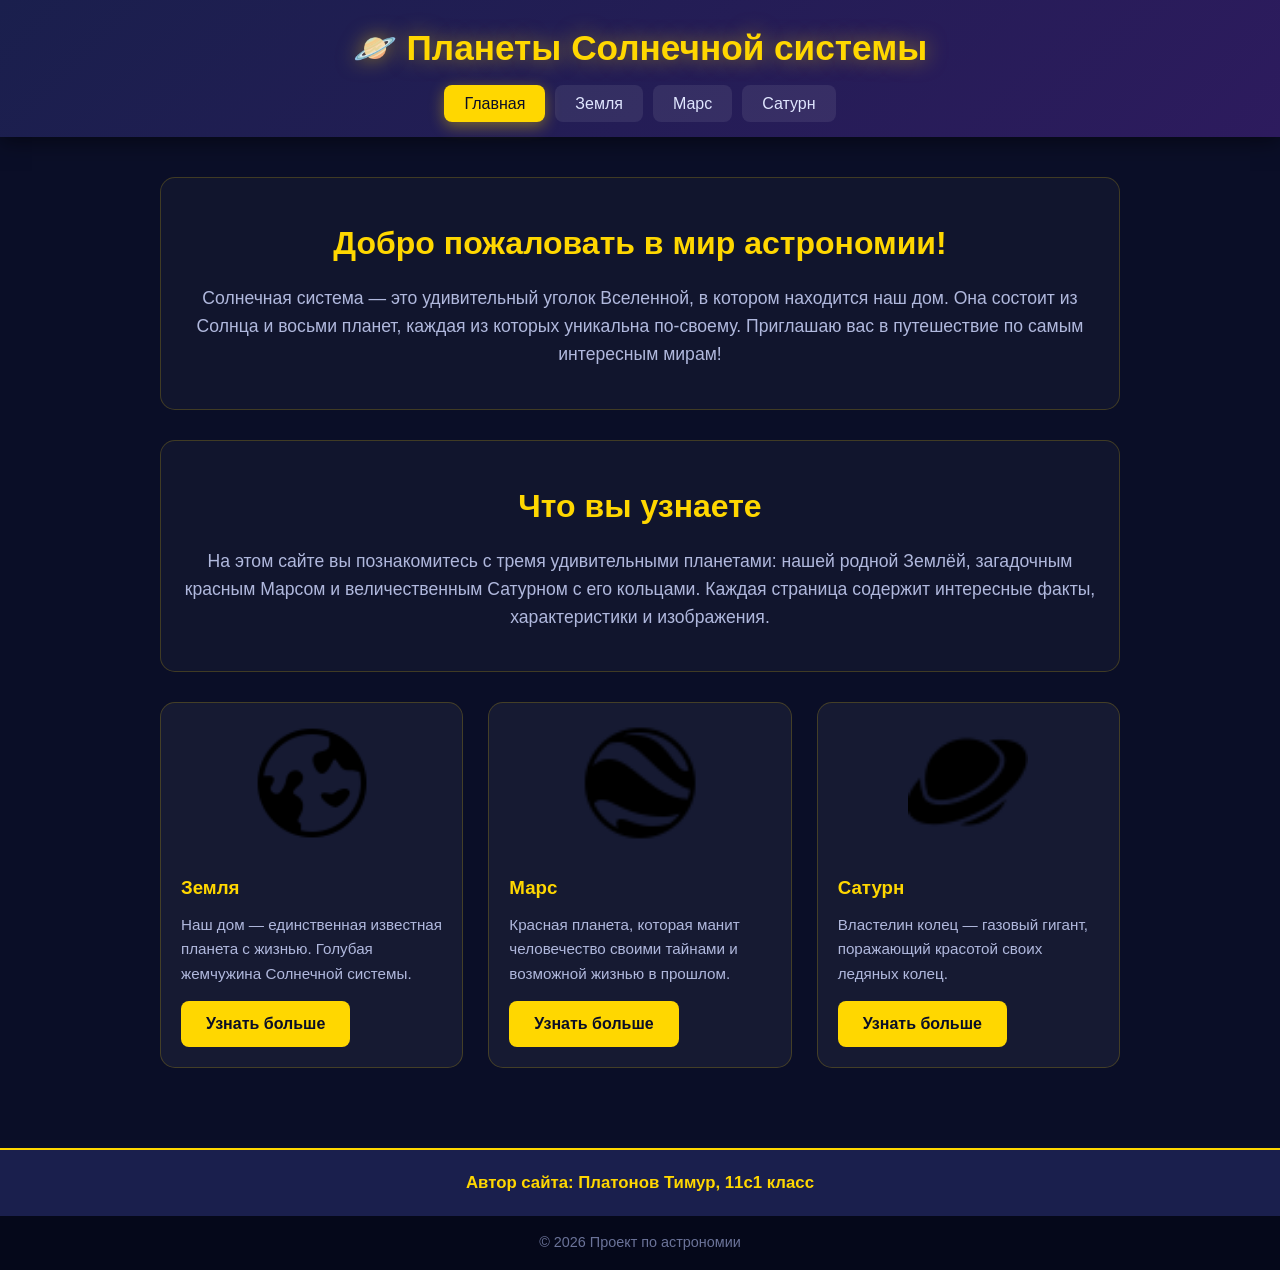
<file: index.html>
<!DOCTYPE html>
<html lang="ru">
<head>
    <meta charset="UTF-8">
    <meta name="viewport" content="width=device-width, initial-scale=1.0">
    <title>Планеты Солнечной системы — Главная</title>
    <link rel="stylesheet" href="style.css">
</head>
<body>
    <header>
        <h1 class="site-title">🪐 Планеты Солнечной системы</h1>
        <nav>
            <ul>
                <li><a href="index.html" class="active">Главная</a></li>
                <li><a href="earth.html">Земля</a></li>
                <li><a href="mars.html">Марс</a></li>
                <li><a href="saturn.html">Сатурн</a></li>
            </ul>
        </nav>
    </header>

    <main>
        <section class="hero">
            <h2>Добро пожаловать в мир астрономии!</h2>
            <p>Солнечная система — это удивительный уголок Вселенной, в котором находится наш дом. Она состоит из Солнца и восьми планет, каждая из которых уникальна по-своему. Приглашаю вас в путешествие по самым интересным мирам!</p>
        </section>

        <section class="hero">
            <h2>Что вы узнаете</h2>
            <p>На этом сайте вы познакомитесь с тремя удивительными планетами: нашей родной Землёй, загадочным красным Марсом и величественным Сатурном с его кольцами. Каждая страница содержит интересные факты, характеристики и изображения.</p>
        </section>

        <div class="planet-grid">
            <div class="mini-card">
                <img src="icons8-планета-земля-64.png" alt="Земля">
                <div class="mini-content">
                    <h3> Земля</h3>
                    <p>Наш дом — единственная известная планета с жизнью. Голубая жемчужина Солнечной системы.</p>
                    <a href="earth.html" class="btn">Узнать больше</a>
                </div>
            </div>
            <div class="mini-card">
               <img src="icons8-google-earth-50.png" alt="Марс">
                <div class="mini-content">
                    <h3>Марс</h3>
                    <p>Красная планета, которая манит человечество своими тайнами и возможной жизнью в прошлом.</p>
                    <a href="mars.html" class="btn">Узнать больше</a>
                </div>
            </div>
            <div class="mini-card">
               <img src="icons8-сатурн-50.png" alt="Сатурн">

                <div class="mini-content">
                    <h3>Сатурн</h3>
                    <p>Властелин колец — газовый гигант, поражающий красотой своих ледяных колец.</p>
                    <a href="saturn.html" class="btn">Узнать больше</a>
                </div>
            </div>
        </div>
    </main>

    <div class="author">Автор сайта: Платонов Тимур, 11с1 класс</div>
    <footer>&copy; <span id="year"></span> Проект по астрономии</footer>
<script>document.getElementById('year').textContent = new Date().getFullYear();</script>
</body>
</html>
</file>
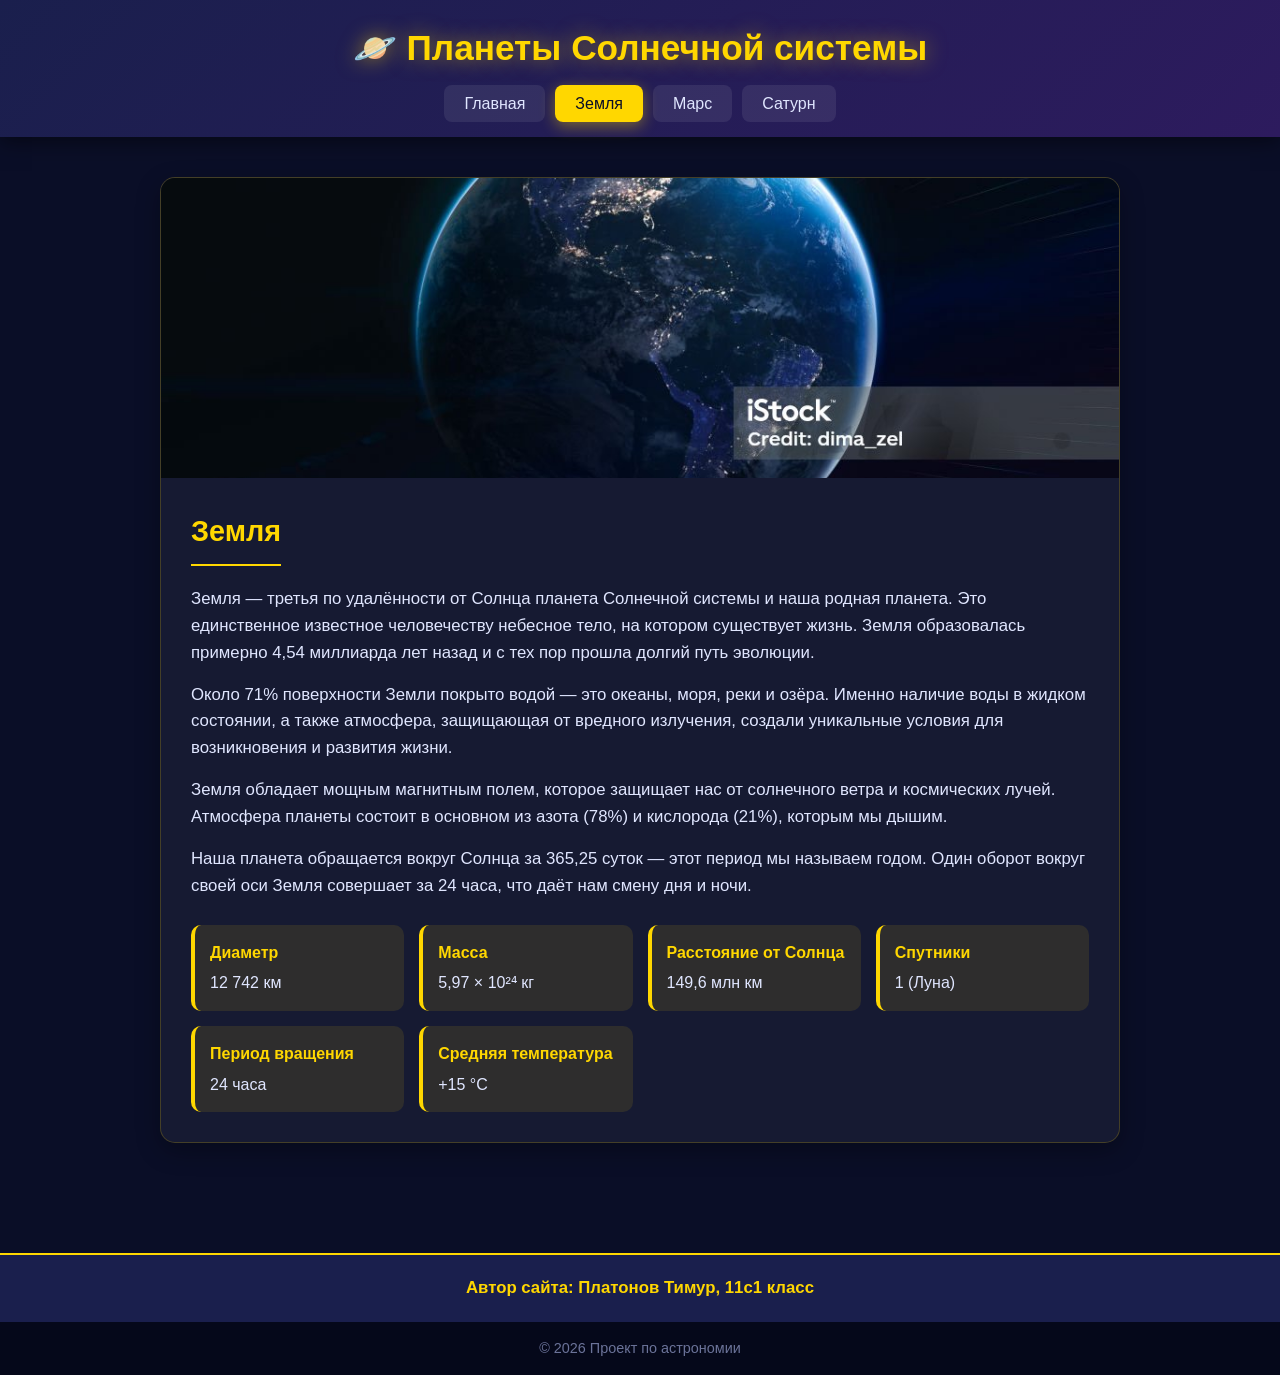
<file: earth.html>
<!DOCTYPE html>
<html lang="ru">
<head>
    <meta charset="UTF-8">
    <meta name="viewport" content="width=device-width, initial-scale=1.0">
    <title>Земля — Планеты Солнечной системы</title>
    <link rel="stylesheet" href="style.css">
</head>
<body>
    <header>
        <h1 class="site-title">🪐 Планеты Солнечной системы</h1>
        <nav>
            <ul>
                <li><a href="index.html">Главная</a></li>
                <li><a href="earth.html" class="active">Земля</a></li>
                <li><a href="mars.html">Марс</a></li>
                <li><a href="saturn.html">Сатурн</a></li>
            </ul>
        </nav>
    </header>

    <main>
        <div class="planet-card"><img src="istockphoto-1457206081-1024x1024.jpg" alt="Планета Земля">
            <div class="planet-content">
                <h2> Земля</h2>
                <p>Земля — третья по удалённости от Солнца планета Солнечной системы и наша родная планета. Это единственное известное человечеству небесное тело, на котором существует жизнь. Земля образовалась примерно 4,54 миллиарда лет назад и с тех пор прошла долгий путь эволюции.</p>
                <p>Около 71% поверхности Земли покрыто водой — это океаны, моря, реки и озёра. Именно наличие воды в жидком состоянии, а также атмосфера, защищающая от вредного излучения, создали уникальные условия для возникновения и развития жизни.</p>
                <p>Земля обладает мощным магнитным полем, которое защищает нас от солнечного ветра и космических лучей. Атмосфера планеты состоит в основном из азота (78%) и кислорода (21%), которым мы дышим.</p>
                <p>Наша планета обращается вокруг Солнца за 365,25 суток — этот период мы называем годом. Один оборот вокруг своей оси Земля совершает за 24 часа, что даёт нам смену дня и ночи.</p>

                <div class="planet-info">
                    <div class="info-item">
                        <strong>Диаметр</strong>
                        12 742 км
                    </div>
                    <div class="info-item">
                        <strong>Масса</strong>
                        5,97 × 10²⁴ кг
                    </div>
                    <div class="info-item">
                        <strong>Расстояние от Солнца</strong>
                        149,6 млн км
                    </div>
                    <div class="info-item">
                        <strong>Спутники</strong>
                        1 (Луна)
                    </div>
                    <div class="info-item">
                        <strong>Период вращения</strong>
                        24 часа
                    </div>
                    <div class="info-item">
                        <strong>Средняя температура</strong>
                        +15 °C
                    </div>
                </div>
            </div>
        </div>
    </main>

    <div class="author">Автор сайта: Платонов Тимур, 11с1 класс</div>
    <footer>&copy; <span id="year"></span> Проект по астрономии</footer>
<script>document.getElementById('year').textContent = new Date().getFullYear();</script>
</body>
</html>
</file>
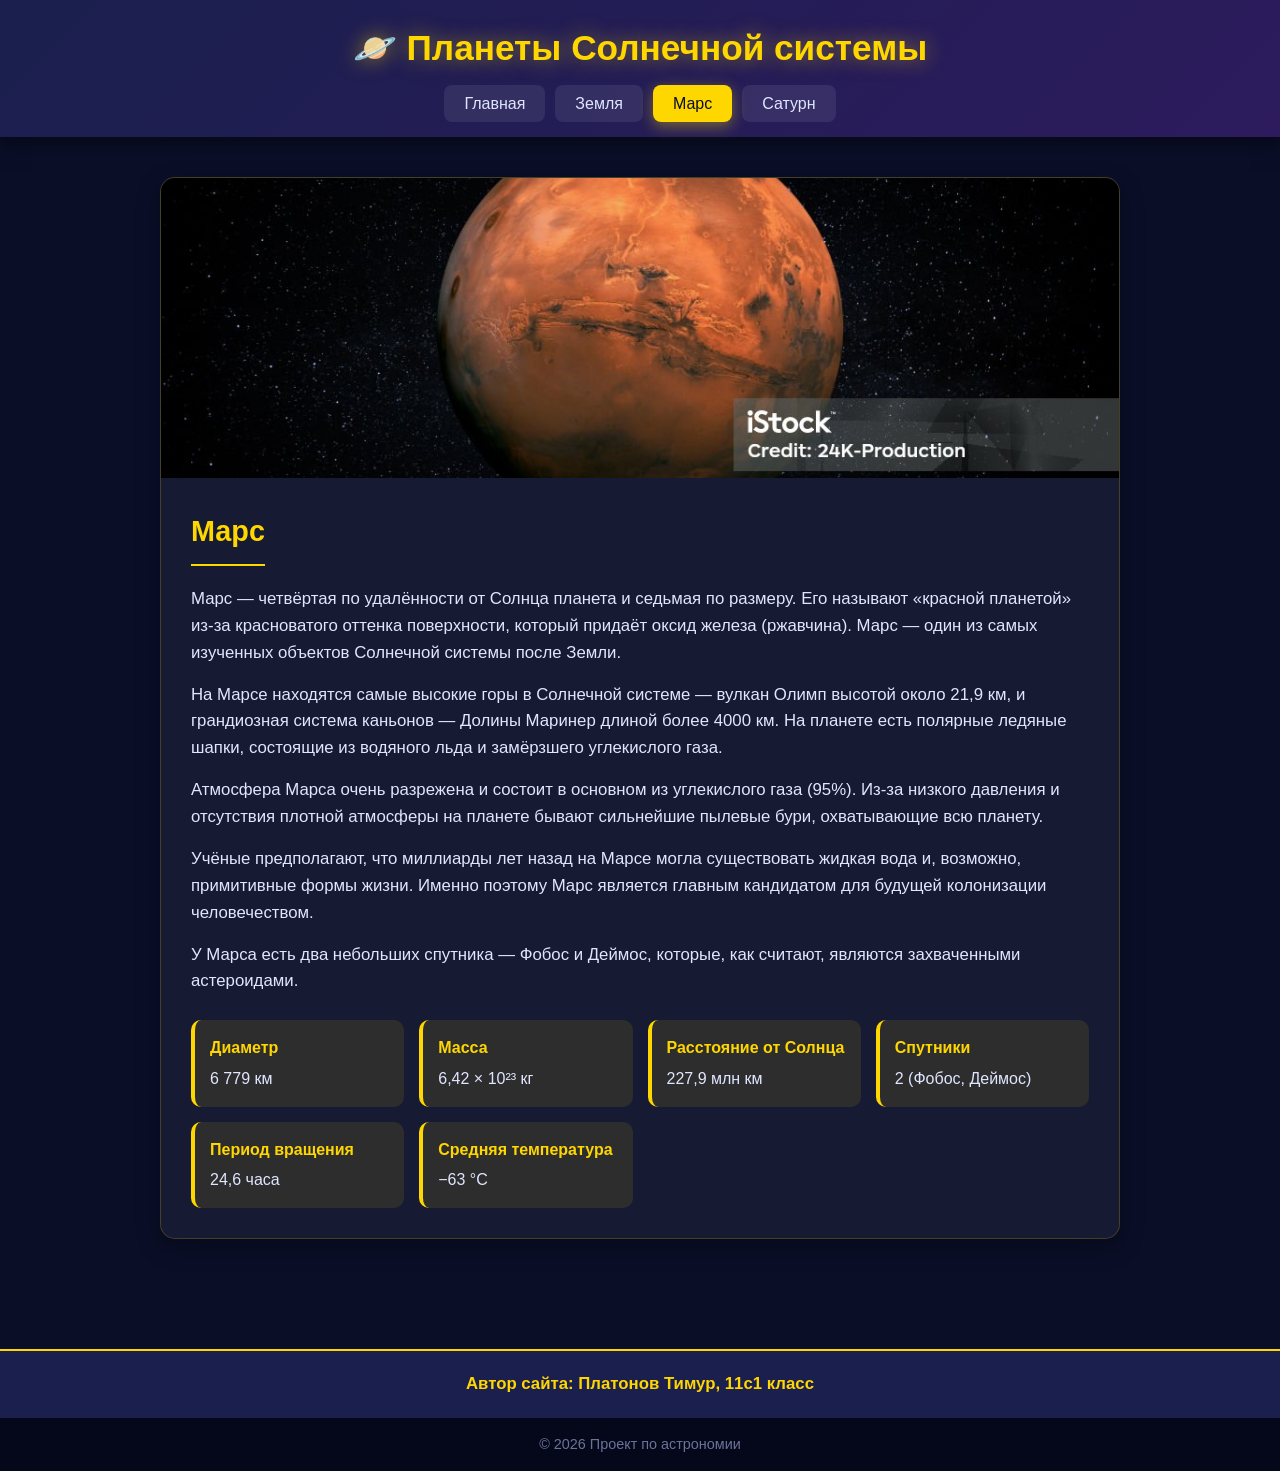
<file: mars.html>
<!DOCTYPE html>
<html lang="ru">
<head>
    <meta charset="UTF-8">
    <meta name="viewport" content="width=device-width, initial-scale=1.0">
    <title>Марс — Планеты Солнечной системы</title>
    <link rel="stylesheet" href="style.css">
</head>
<body>
    <header>
        <h1 class="site-title">🪐 Планеты Солнечной системы</h1>
        <nav>
            <ul>
                <li><a href="index.html">Главная</a></li>
                <li><a href="earth.html">Земля</a></li>
                <li><a href="mars.html" class="active">Марс</a></li>
                <li><a href="saturn.html">Сатурн</a></li>
            </ul>
        </nav>
    </header>

    <main>
        <div class="planet-card">
           <img src="istockphoto-1214890390-1024x1024.jpg" alt="Планета Марс">
            <div class="planet-content">
                <h2>Марс</h2>
                <p>Марс — четвёртая по удалённости от Солнца планета и седьмая по размеру. Его называют «красной планетой» из-за красноватого оттенка поверхности, который придаёт оксид железа (ржавчина). Марс — один из самых изученных объектов Солнечной системы после Земли.</p>
                <p>На Марсе находятся самые высокие горы в Солнечной системе — вулкан Олимп высотой около 21,9 км, и грандиозная система каньонов — Долины Маринер длиной более 4000 км. На планете есть полярные ледяные шапки, состоящие из водяного льда и замёрзшего углекислого газа.</p>
                <p>Атмосфера Марса очень разрежена и состоит в основном из углекислого газа (95%). Из-за низкого давления и отсутствия плотной атмосферы на планете бывают сильнейшие пылевые бури, охватывающие всю планету.</p>
                <p>Учёные предполагают, что миллиарды лет назад на Марсе могла существовать жидкая вода и, возможно, примитивные формы жизни. Именно поэтому Марс является главным кандидатом для будущей колонизации человечеством.</p>
                <p>У Марса есть два небольших спутника — Фобос и Деймос, которые, как считают, являются захваченными астероидами.</p>

                <div class="planet-info">
                    <div class="info-item">
                        <strong>Диаметр</strong>
                        6 779 км
                    </div>
                    <div class="info-item">
                        <strong>Масса</strong>
                        6,42 × 10²³ кг
                    </div>
                    <div class="info-item">
                        <strong>Расстояние от Солнца</strong>
                        227,9 млн км
                    </div>
                    <div class="info-item">
                        <strong>Спутники</strong>
                        2 (Фобос, Деймос)
                    </div>
                    <div class="info-item">
                        <strong>Период вращения</strong>
                        24,6 часа
                    </div>
                    <div class="info-item">
                        <strong>Средняя температура</strong>
                        −63 °C
                    </div>
                </div>
            </div>
        </div>
    </main>

    <div class="author">Автор сайта: Платонов Тимур, 11с1 класс</div>
    <footer>&copy; <span id="year"></span> Проект по астрономии</footer>
<script>document.getElementById('year').textContent = new Date().getFullYear();</script>
</body>
</html>
</file>
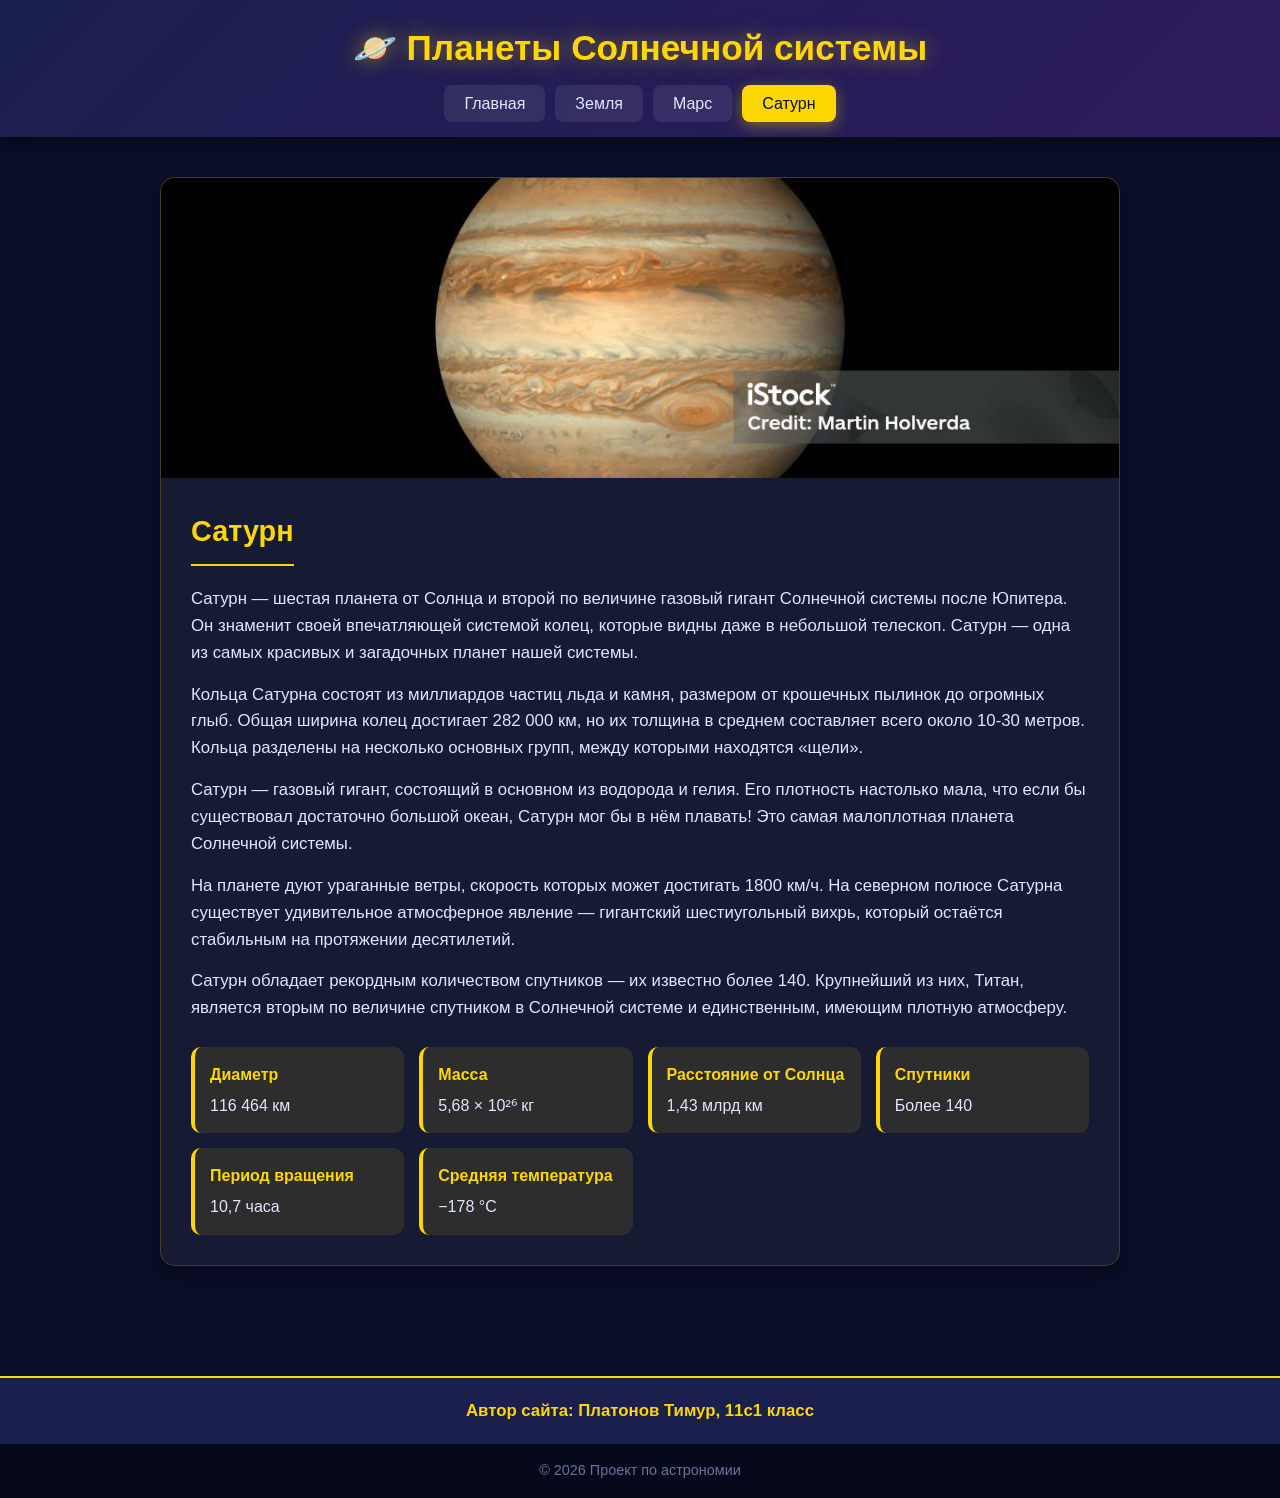
<file: saturn.html>
<!DOCTYPE html>
<html lang="ru">
<head>
    <meta charset="UTF-8">
    <meta name="viewport" content="width=device-width, initial-scale=1.0">
    <title>Сатурн — Планеты Солнечной системы</title>
    <link rel="stylesheet" href="style.css">
</head>
<body>
    <header>
        <h1 class="site-title">🪐 Планеты Солнечной системы</h1>
        <nav>
            <ul>
                <li><a href="index.html">Главная</a></li>
                <li><a href="earth.html">Земля</a></li>
                <li><a href="mars.html">Марс</a></li>
                <li><a href="saturn.html" class="active">Сатурн</a></li>
            </ul>
        </nav>
    </header>

    <main>
        <div class="planet-card">
           <img src="istockphoto-1009152604-1024x1024.jpg" alt="Планета Сатурн">
            <div class="planet-content">
                <h2>Сатурн</h2>
                <p>Сатурн — шестая планета от Солнца и второй по величине газовый гигант Солнечной системы после Юпитера. Он знаменит своей впечатляющей системой колец, которые видны даже в небольшой телескоп. Сатурн — одна из самых красивых и загадочных планет нашей системы.</p>
                <p>Кольца Сатурна состоят из миллиардов частиц льда и камня, размером от крошечных пылинок до огромных глыб. Общая ширина колец достигает 282 000 км, но их толщина в среднем составляет всего около 10-30 метров. Кольца разделены на несколько основных групп, между которыми находятся «щели».</p>
                <p>Сатурн — газовый гигант, состоящий в основном из водорода и гелия. Его плотность настолько мала, что если бы существовал достаточно большой океан, Сатурн мог бы в нём плавать! Это самая малоплотная планета Солнечной системы.</p>
                <p>На планете дуют ураганные ветры, скорость которых может достигать 1800 км/ч. На северном полюсе Сатурна существует удивительное атмосферное явление — гигантский шестиугольный вихрь, который остаётся стабильным на протяжении десятилетий.</p>
                <p>Сатурн обладает рекордным количеством спутников — их известно более 140. Крупнейший из них, Титан, является вторым по величине спутником в Солнечной системе и единственным, имеющим плотную атмосферу.</p>

                <div class="planet-info">
                    <div class="info-item">
                        <strong>Диаметр</strong>
                        116 464 км
                    </div>
                    <div class="info-item">
                        <strong>Масса</strong>
                        5,68 × 10²⁶ кг
                    </div>
                    <div class="info-item">
                        <strong>Расстояние от Солнца</strong>
                        1,43 млрд км
                    </div>
                    <div class="info-item">
                        <strong>Спутники</strong>
                        Более 140
                    </div>
                    <div class="info-item">
                        <strong>Период вращения</strong>
                        10,7 часа
                    </div>
                    <div class="info-item">
                        <strong>Средняя температура</strong>
                        −178 °C
                    </div>
                </div>
            </div>
        </div>
    </main>

    <div class="author">Автор сайта: Платонов Тимур, 11с1 класс</div>
    <footer>&copy; <span id="year"></span> Проект по астрономии</footer>
    <script>document.getElementById('year').textContent = new Date().getFullYear();</script>
</body>
</html>
</file>
<file: style.css>
* {
    margin: 0;
    padding: 0;
    box-sizing: border-box;
}

body {
    font-family: 'Segoe UI', Arial, sans-serif;
    background: #0a0e27;
    color: #e0e6ff;
    min-height: 100vh;
    display: flex;
    flex-direction: column;
    line-height: 1.6;
}

header {
    background: linear-gradient(135deg, #1a1f4d 0%, #2d1b5e 100%);
    padding: 20px 0;
    box-shadow: 0 4px 20px rgba(0, 0, 0, 0.5);
}

.site-title {
    text-align: center;
    font-size: 2.2em;
    color: #ffd700;
    text-shadow: 0 0 20px rgba(255, 215, 0, 0.5);
    margin-bottom: 15px;
}

nav ul {
    list-style: none;
    display: flex;
    justify-content: center;
    flex-wrap: wrap;
    gap: 10px;
}

nav a {
    color: #e0e6ff;
    text-decoration: none;
    padding: 10px 20px;
    border-radius: 8px;
    background: rgba(255, 255, 255, 0.08);
    transition: all 0.3s;
    font-weight: 500;
}

nav a:hover, nav a.active {
    background: #ffd700;
    color: #0a0e27;
    transform: translateY(-2px);
    box-shadow: 0 4px 15px rgba(255, 215, 0, 0.4);
}

main {
    flex: 1;
    max-width: 1000px;
    margin: 40px auto;
    padding: 0 20px;
    width: 100%;
}

.hero {
    text-align: center;
    padding: 40px 20px;
    background: rgba(255, 255, 255, 0.03);
    border-radius: 15px;
    margin-bottom: 30px;
    border: 1px solid rgba(255, 215, 0, 0.2);
}

.hero h2 {
    font-size: 2em;
    margin-bottom: 15px;
    color: #ffd700;
}

.hero p {
    font-size: 1.1em;
    color: #b0b8dd;
}

.planet-card {
    background: rgba(255, 255, 255, 0.05);
    border-radius: 15px;
    overflow: hidden;
    margin-bottom: 30px;
    border: 1px solid rgba(255, 215, 0, 0.2);
    box-shadow: 0 8px 25px rgba(0, 0, 0, 0.3);
}

.planet-card img {
    width: 100%;
    height: 300px;
    object-fit: cover;
    display: block;
}

.planet-content {
    padding: 30px;
}

.planet-content h2 {
    color: #ffd700;
    font-size: 1.8em;
    margin-bottom: 20px;
    border-bottom: 2px solid #ffd700;
    padding-bottom: 10px;
    display: inline-block;
}

.planet-content p {
    margin-bottom: 15px;
    font-size: 1.05em;
}

.planet-info {
    display: grid;
    grid-template-columns: repeat(auto-fit, minmax(200px, 1fr));
    gap: 15px;
    margin-top: 25px;
}

.info-item {
    background: rgba(255, 215, 0, 0.1);
    padding: 15px;
    border-radius: 10px;
    border-left: 4px solid #ffd700;
}

.info-item strong {
    color: #ffd700;
    display: block;
    margin-bottom: 5px;
}

.planet-grid {
    display: grid;
    grid-template-columns: repeat(auto-fit, minmax(280px, 1fr));
    gap: 25px;
    margin-top: 30px;
}

.mini-card {
    background: rgba(255, 255, 255, 0.05);
    border-radius: 15px;
    overflow: hidden;
    border: 1px solid rgba(255, 215, 0, 0.2);
    transition: transform 0.3s, box-shadow 0.3s;
    cursor: pointer;
}

.mini-card:hover {
    transform: translateY(-5px);
    box-shadow: 0 10px 30px rgba(255, 215, 0, 0.3);
}

.mini-card img {
    width: 100%;
    height: 180px;
    object-fit: cover;
}

.mini-card .mini-content {
    padding: 20px;
}

.mini-card h3 {
    color: #ffd700;
    margin-bottom: 10px;
}

.mini-card p {
    color: #b0b8dd;
    font-size: 0.95em;
    margin-bottom: 15px;
}

.btn {
    display: inline-block;
    background: #ffd700;
    color: #0a0e27;
    padding: 10px 25px;
    border-radius: 8px;
    text-decoration: none;
    font-weight: bold;
    transition: all 0.3s;
}

.btn:hover {
    background: #ffe74d;
    transform: scale(1.05);
    box-shadow: 0 5px 20px rgba(255, 215, 0, 0.5);
}

.author {
    text-align: center;
    padding: 20px;
    background: #1a1f4d;
    color: #ffd700;
    font-weight: bold;
    font-size: 1.05em;
    border-top: 2px solid #ffd700;
    margin-top: 40px;
}

footer {
    background: #05081a;
    text-align: center;
    padding: 15px;
    color: #6b7399;
    font-size: 0.9em;
}


.mini-card img {
    width: 120px;
    height: 120px;
    object-fit: contain;
    display: block;
    margin: 20px auto 10px;
}


.planet-card img {
    width: 100%;
    height: 300px;
    object-fit: cover;
    display: block;
}
</file>
